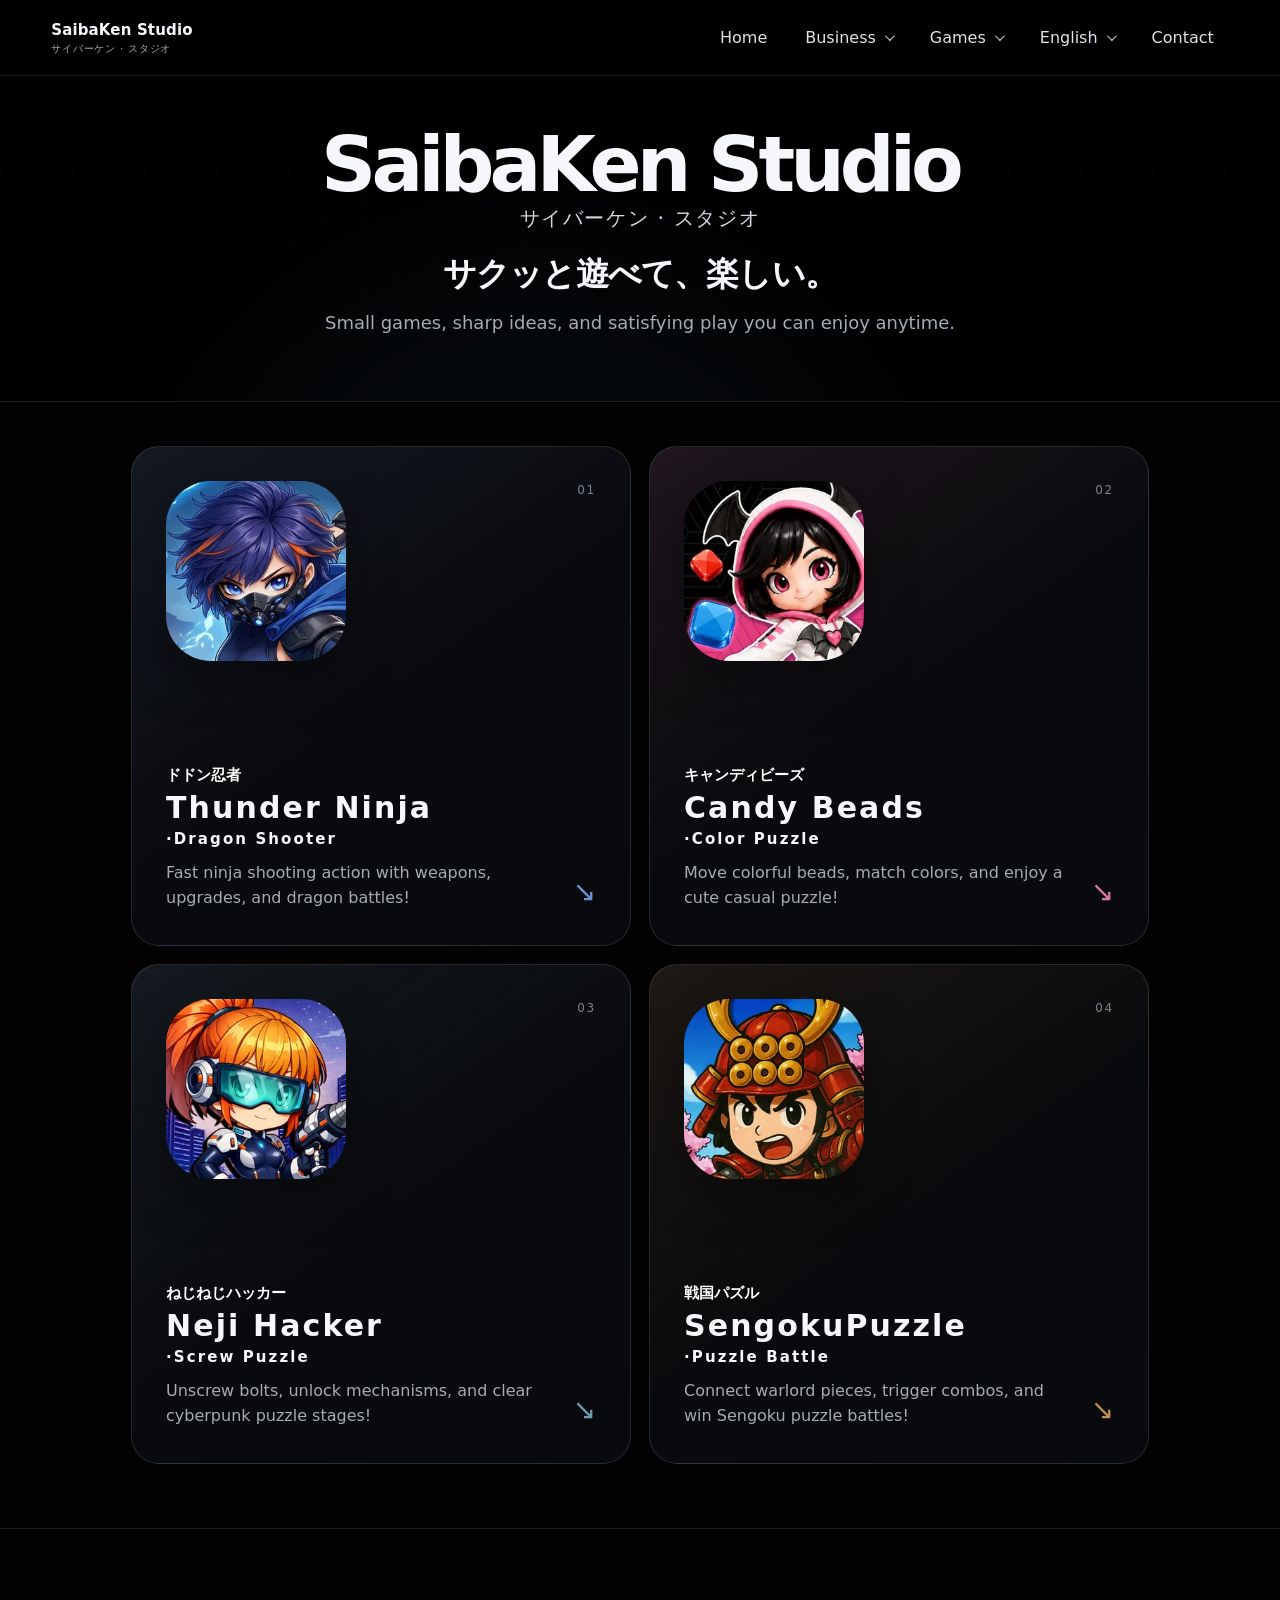
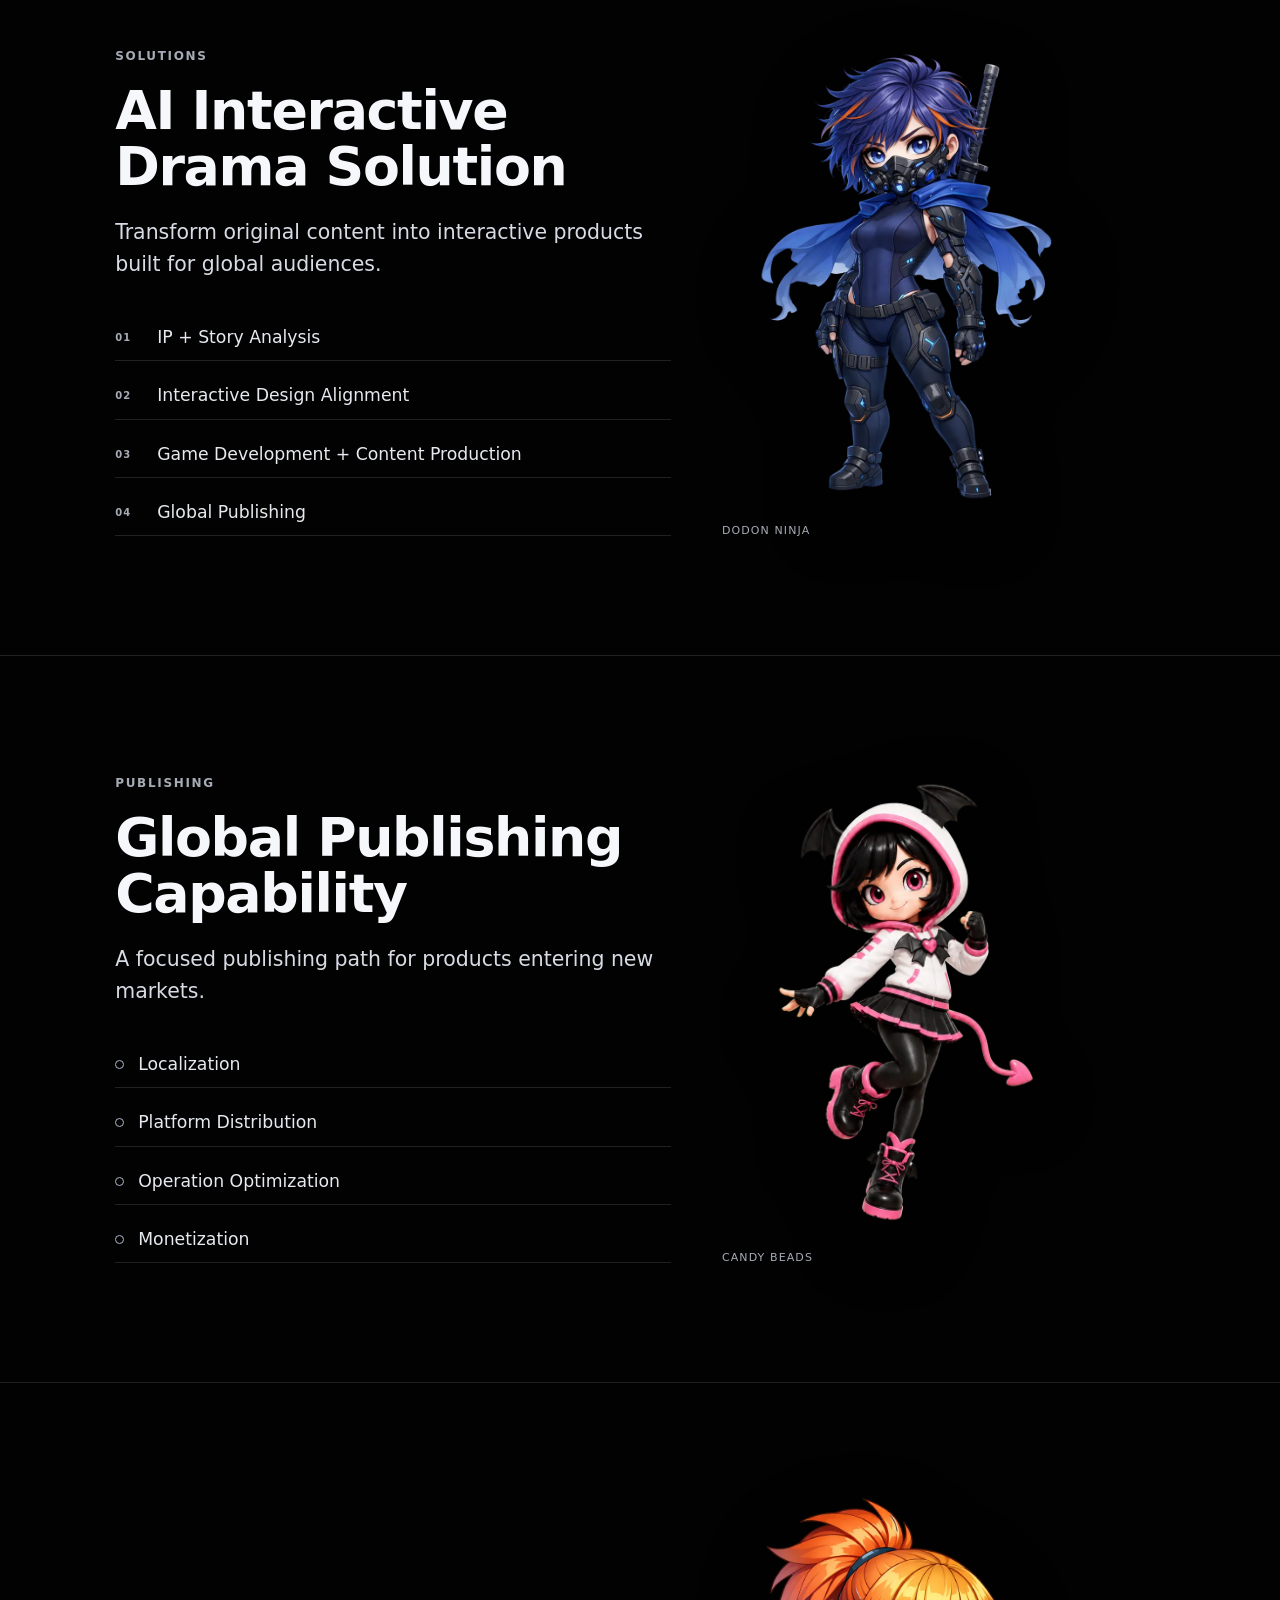
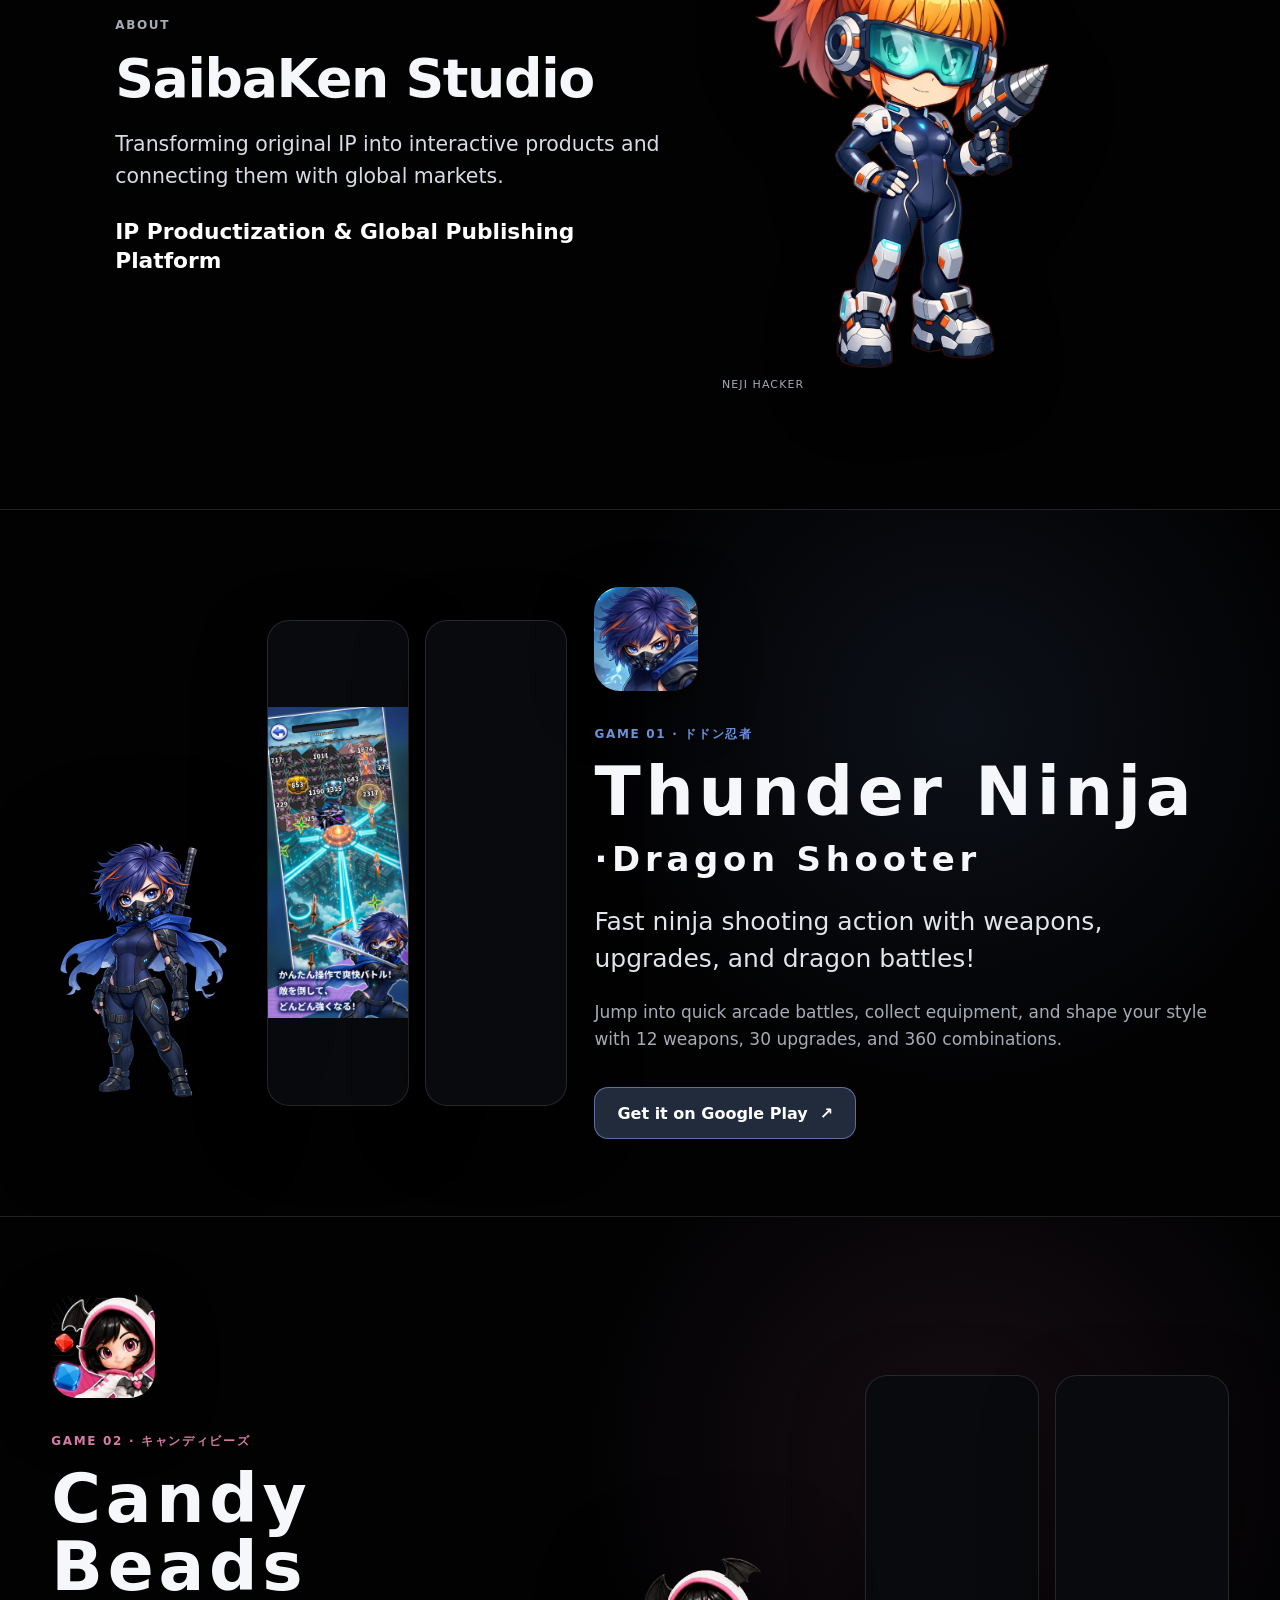
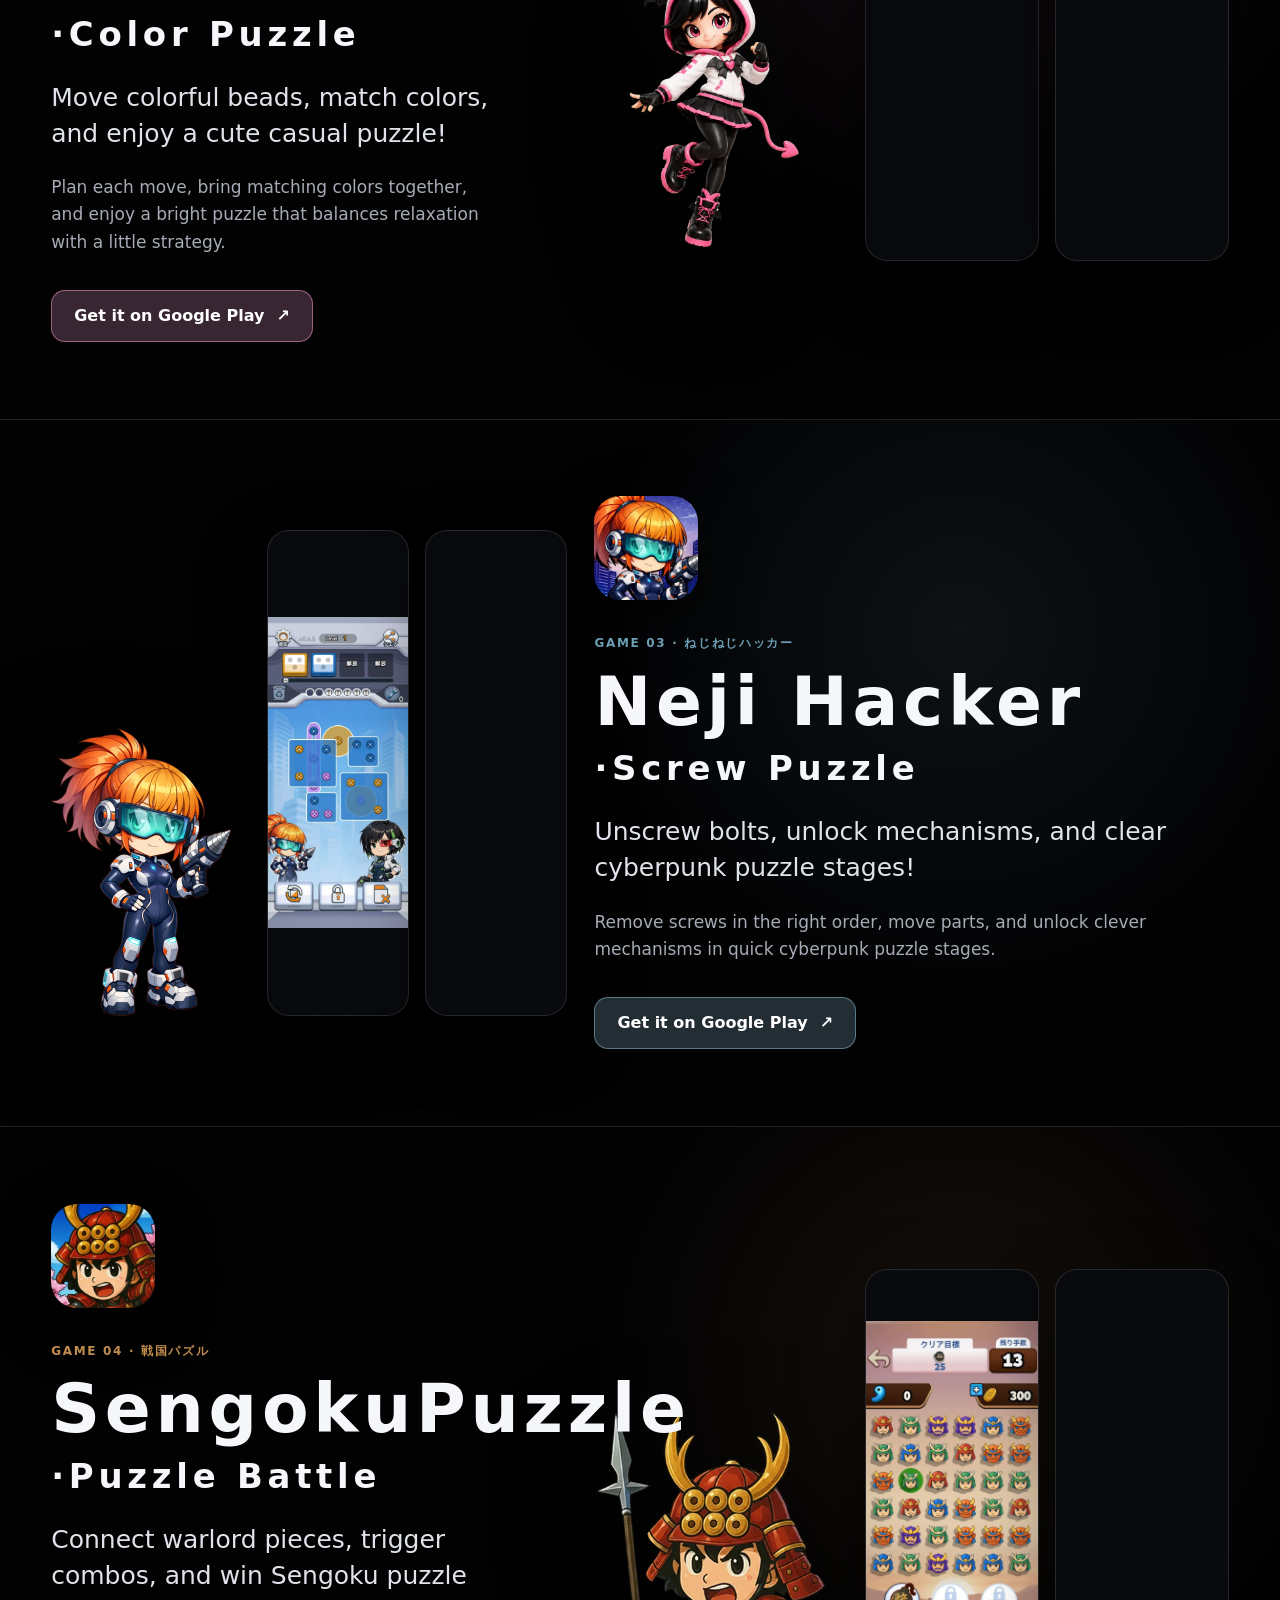
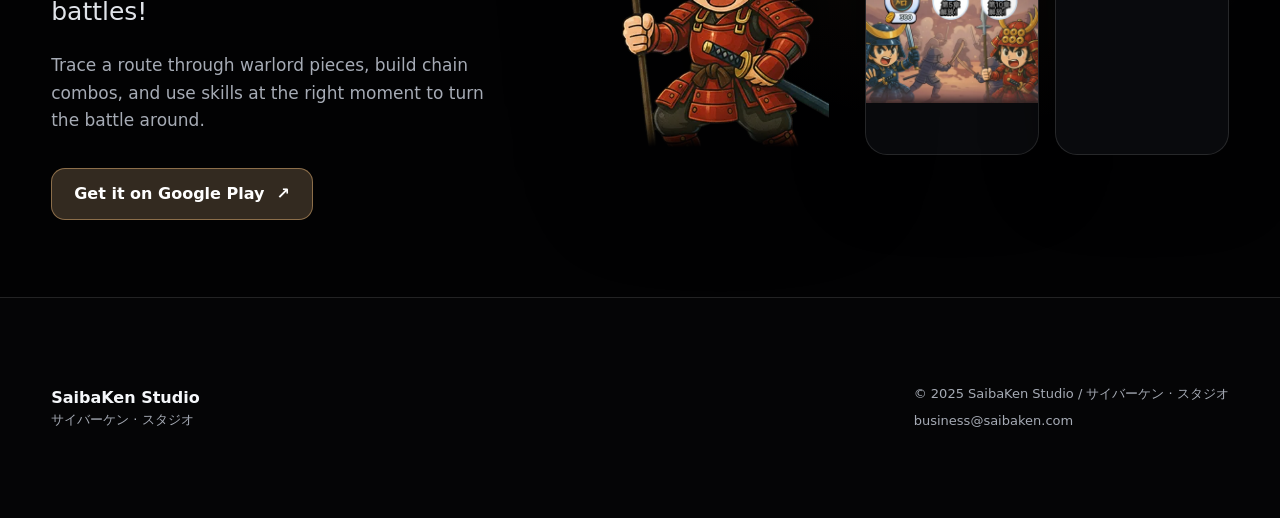
<file: index.html>
<!doctype html>
<html lang="en">
<head>
  <meta charset="utf-8">
  <meta name="viewport" content="width=device-width, initial-scale=1, viewport-fit=cover">
  <meta name="color-scheme" content="dark">
  <meta name="theme-color" content="#000000">

  <title>SaibaKen Studio | Quick, satisfying games</title>
  <meta name="description" content="SaibaKen Studio creates quick, satisfying mobile games including Dodon Ninja, Candy Beads, Neji Hacker, and Sengoku Puzzle.">
  <link rel="canonical" href="https://saibaken.pages.dev/">

  <meta property="og:title" content="SaibaKen Studio">
  <meta property="og:description" content="サクッと遊べて、楽しい。 Quick, satisfying mobile games from SaibaKen Studio.">
  <meta property="og:type" content="website">
  <meta property="og:url" content="https://saibaken.pages.dev/">
  <meta property="og:site_name" content="SaibaKen Studio">
  <meta property="og:image" content="https://saibaken.pages.dev/assets/social/og-default.jpg">
  <meta property="og:image:width" content="1200">
  <meta property="og:image:height" content="630">
  <meta property="og:image:alt" content="SaibaKen Studio game lineup">
  <meta name="twitter:card" content="summary_large_image">
  <meta name="twitter:title" content="SaibaKen Studio">
  <meta name="twitter:description" content="Quick, satisfying games from SaibaKen Studio.">
  <meta name="twitter:image" content="https://saibaken.pages.dev/assets/social/og-default.jpg">
  <meta name="twitter:image:alt" content="SaibaKen Studio game lineup">

  <link rel="icon" type="image/png" sizes="64x64" href="/assets/brand/favicon-64.png">
  <link rel="apple-touch-icon" href="/assets/brand/apple-touch-icon.png">
  <link rel="stylesheet" href="/styles.css">

  <meta http-equiv="Content-Security-Policy"
        content="default-src 'self';
                 script-src 'self' 'unsafe-inline' 'sha256-b5NetMPw9XCcCwIoI8et2QoSQhijxEo27Mx7AylQPiM=';
                 script-src-elem 'self' 'sha256-b5NetMPw9XCcCwIoI8et2QoSQhijxEo27Mx7AylQPiM=';
                 img-src 'self' data: https:;
                 style-src 'self' 'unsafe-inline';
                 connect-src 'self' https:;
                 frame-src https:;
                 child-src https:;
                 base-uri 'none';
                 form-action 'none';
                 frame-ancestors 'none'">

  <script type="application/ld+json">{"@context":"https://schema.org","@graph":[{"@type":"Organization","@id":"https://saibaken.pages.dev/#organization","name":"SaibaKen Studio","alternateName":"サイバーケン · スタジオ","url":"https://saibaken.pages.dev/","description":"SaibaKen Studio creates quick, satisfying casual games for mobile players."},{"@type":"WebSite","@id":"https://saibaken.pages.dev/#website","url":"https://saibaken.pages.dev/","name":"SaibaKen Studio","publisher":{"@id":"https://saibaken.pages.dev/#organization"},"inLanguage":"en"}]}</script>

  <script src="/main.js" defer></script>
</head>
<body>
  <a class="skip-link" href="#main-content">Skip to content</a>

  <header class="site-header">
    <div class="header-inner">
      <a class="brand" href="#home" data-scroll-target="home" aria-label="SaibaKen Studio home">
        <span>SaibaKen Studio</span>
        <small>サイバーケン · スタジオ</small>
      </a>

      <div class="mobile-header-actions">
        <div class="menu-group mobile-language-group">
          <button class="menu-button language-button" type="button" aria-expanded="false" aria-controls="mobile-language-menu">
            <span data-current-language>English</span>
            <span class="chevron" aria-hidden="true"></span>
          </button>
          <div class="dropdown language-menu" id="mobile-language-menu" aria-label="Language">
            <button type="button" data-language="ja">日本語</button>
            <button type="button" data-language="en" aria-current="true">English</button>
            <button type="button" data-language="zh-Hant">繁體中文</button>
            <button type="button" data-language="zh-Hans">简体中文</button>
          </div>
        </div>

        <button class="nav-toggle" type="button" aria-expanded="false" aria-controls="site-navigation">
          <span class="sr-only" data-i18n="nav.menu">Open menu</span>
          <span aria-hidden="true"></span>
          <span aria-hidden="true"></span>
        </button>
      </div>

      <nav class="site-nav" id="site-navigation" aria-label="Primary navigation">
        <a href="#home" data-scroll-target="home" data-i18n="nav.home">Home</a>

        <div class="menu-group">
          <button class="menu-button" type="button" aria-expanded="false" aria-controls="business-menu">
            <span data-i18n="nav.business">Business</span>
            <span class="chevron" aria-hidden="true"></span>
          </button>
          <div class="dropdown" id="business-menu">
            <a href="#solutions" data-scroll-target="solutions" data-i18n="nav.solutions">Solutions</a>
            <a href="#publishing" data-scroll-target="publishing" data-i18n="nav.publishing">Publishing</a>
            <a href="#about" data-scroll-target="about" data-i18n="nav.about">About</a>
          </div>
        </div>

        <div class="menu-group">
          <button class="menu-button" type="button" aria-expanded="false" aria-controls="games-menu">
            <span data-i18n="nav.games">Games</span>
            <span class="chevron" aria-hidden="true"></span>
          </button>
          <div class="dropdown game-menu" id="games-menu">
            <a href="#dodon-ninja" data-scroll-target="dodon-ninja" data-i18n="games.dodon.name">Thunder Ninja: Dragon Shooter</a>
            <a href="#candy-beads" data-scroll-target="candy-beads" data-i18n="games.candy.name">Candy Beads: Color Puzzle</a>
            <a href="#neji-hacker" data-scroll-target="neji-hacker" data-i18n="games.neji.name">Neji Hacker: Screw Puzzle</a>
            <a href="#sengoku-puzzle" data-scroll-target="sengoku-puzzle" data-i18n="games.sengoku.name">SengokuPuzzle: Puzzle Battle</a>
          </div>
        </div>

        <div class="menu-group language-group desktop-language-group">
          <button class="menu-button language-button" type="button" aria-expanded="false" aria-controls="language-menu">
            <span data-current-language>English</span>
            <span class="chevron" aria-hidden="true"></span>
          </button>
          <div class="dropdown language-menu" id="language-menu" aria-label="Language">
            <button type="button" data-language="ja">日本語</button>
            <button type="button" data-language="en" aria-current="true">English</button>
            <button type="button" data-language="zh-Hant">繁體中文</button>
            <button type="button" data-language="zh-Hans">简体中文</button>
          </div>
        </div>

        <a href="mailto:business@saibaken.com" data-i18n="nav.contact">Contact</a>
      </nav>
    </div>
  </header>

  <main id="main-content">
    <section class="hero" id="home">
      <div class="hero-grid" aria-hidden="true"></div>
      <div class="hero-content reveal">
        <h1>
          <span>SaibaKen Studio</span>
          <small>サイバーケン · スタジオ</small>
        </h1>
        <p class="tagline">サクッと遊べて、楽しい。</p>
        <p class="hero-copy" data-i18n="hero.copy">Small games, sharp ideas, and satisfying play you can enjoy anytime.</p>
      </div>
    </section>

    <section class="games-section">
      <h2 class="sr-only" data-i18n="nav.games">Games</h2>
      <div class="game-tabs" id="games" aria-label="Game collection">
        <a class="game-tab tab-dodon reveal" href="#dodon-ninja" data-scroll-target="dodon-ninja">
          <img src="/assets/games/dodon-ninja/icon-256.webp" width="256" height="256" alt="" decoding="async">
          <span class="tab-index">01</span>
          <div>
            <p class="tab-japanese">ドドン忍者</p>
            <h3 data-i18n="games.dodon.name">Thunder Ninja: Dragon Shooter</h3>
            <p data-i18n="games.dodon.short">Fast ninja shooting action with weapons, upgrades, and dragon battles!</p>
          </div>
          <span class="tab-arrow" aria-hidden="true">↘</span>
        </a>

        <a class="game-tab tab-candy reveal" href="#candy-beads" data-scroll-target="candy-beads">
          <img src="/assets/games/candy-beads/icon-256.webp" width="256" height="256" alt="" decoding="async">
          <span class="tab-index">02</span>
          <div>
            <p class="tab-japanese">キャンディビーズ</p>
            <h3 data-i18n="games.candy.name">Candy Beads: Color Puzzle</h3>
            <p data-i18n="games.candy.short">Move colorful beads, match colors, and enjoy a cute casual puzzle!</p>
          </div>
          <span class="tab-arrow" aria-hidden="true">↘</span>
        </a>

        <a class="game-tab tab-neji reveal" href="#neji-hacker" data-scroll-target="neji-hacker">
          <img src="/assets/games/neji-hacker/icon-256.webp" width="256" height="256" alt="" decoding="async">
          <span class="tab-index">03</span>
          <div>
            <p class="tab-japanese">ねじねじハッカー</p>
            <h3 data-i18n="games.neji.name">Neji Hacker: Screw Puzzle</h3>
            <p data-i18n="games.neji.short">Unscrew bolts, unlock mechanisms, and clear cyberpunk puzzle stages!</p>
          </div>
          <span class="tab-arrow" aria-hidden="true">↘</span>
        </a>

        <a class="game-tab tab-sengoku reveal" href="#sengoku-puzzle" data-scroll-target="sengoku-puzzle">
          <img src="/assets/games/sengoku-puzzle/icon-256.webp" width="256" height="256" alt="" decoding="async">
          <span class="tab-index">04</span>
          <div>
            <p class="tab-japanese">戦国パズル</p>
            <h3 data-i18n="games.sengoku.name">SengokuPuzzle: Puzzle Battle</h3>
            <p data-i18n="games.sengoku.short">Connect warlord pieces, trigger combos, and win Sengoku puzzle battles!</p>
          </div>
          <span class="tab-arrow" aria-hidden="true">↘</span>
        </a>
      </div>
    </section>

    <section class="business-section" id="solutions">
      <div class="business-inner section-shell reveal">
        <div class="business-copy">
          <p class="business-kicker" data-i18n="solutions.kicker">Solutions</p>
          <h2 class="business-title" data-i18n="solutions.title">AI Interactive Drama Solution</h2>
          <p class="business-description" data-i18n="solutions.description">Transform original content into interactive products built for global audiences.</p>
          <ol class="business-steps">
            <li class="business-step"><span aria-hidden="true">01</span><span data-i18n="solutions.steps.ipStory">IP + Story Analysis</span></li>
            <li class="business-step"><span aria-hidden="true">02</span><span data-i18n="solutions.steps.interactiveDesign">Interactive Design Alignment</span></li>
            <li class="business-step"><span aria-hidden="true">03</span><span data-i18n="solutions.steps.developmentProduction">Game Development + Content Production</span></li>
            <li class="business-step"><span aria-hidden="true">04</span><span data-i18n="solutions.steps.globalPublishing">Global Publishing</span></li>
          </ol>
        </div>
        <figure class="business-character">
          <img class="business-character-image" src="/assets/games/dodon-ninja/character-main-720.webp" width="720" height="1080" alt="Thunder Ninja character" data-alt-i18n="games.dodon.characterAlt" loading="lazy" decoding="async">
          <figcaption class="business-character-label" data-i18n="business.characters.dodon">Dodon Ninja</figcaption>
        </figure>
      </div>
    </section>

    <section class="business-section" id="publishing">
      <div class="business-inner section-shell reveal">
        <div class="business-copy">
          <p class="business-kicker" data-i18n="publishing.kicker">Publishing</p>
          <h2 class="business-title" data-i18n="publishing.title">Global Publishing Capability</h2>
          <p class="business-description" data-i18n="publishing.description">A focused publishing path for products entering new markets.</p>
          <ul class="business-features">
            <li class="business-feature"><span aria-hidden="true"></span><span data-i18n="publishing.capabilities.localization">Localization</span></li>
            <li class="business-feature"><span aria-hidden="true"></span><span data-i18n="publishing.capabilities.platformDistribution">Platform Distribution</span></li>
            <li class="business-feature"><span aria-hidden="true"></span><span data-i18n="publishing.capabilities.operationOptimization">Operation Optimization</span></li>
            <li class="business-feature"><span aria-hidden="true"></span><span data-i18n="publishing.capabilities.monetization">Monetization</span></li>
          </ul>
        </div>
        <figure class="business-character">
          <img class="business-character-image" src="/assets/games/candy-beads/character-main-720.webp" width="720" height="960" alt="Candy Beads character" data-alt-i18n="games.candy.characterAlt" loading="lazy" decoding="async">
          <figcaption class="business-character-label" data-i18n="business.characters.candy">Candy Beads</figcaption>
        </figure>
      </div>
    </section>

    <section class="business-section business-about" id="about">
      <div class="business-inner section-shell reveal">
        <div class="business-copy">
          <p class="business-kicker" data-i18n="about.kicker">About</p>
          <h2 class="business-title" data-i18n="about.title">SaibaKen Studio</h2>
          <p class="business-description" data-i18n="about.description">Transforming original IP into interactive products and connecting them with global markets.</p>
          <p class="business-positioning" data-i18n="about.positioning">IP Productization &amp; Global Publishing Platform</p>
        </div>
        <figure class="business-character">
          <img class="business-character-image" src="/assets/games/neji-hacker/character-main-720.webp" width="720" height="1151" alt="Neji Hacker character" data-alt-i18n="games.neji.characterAlt" loading="lazy" decoding="async">
          <figcaption class="business-character-label" data-i18n="business.characters.neji">Neji Hacker</figcaption>
        </figure>
      </div>
    </section>

    <section class="game-section game-dodon" id="dodon-ninja">
      <div class="game-section-inner section-shell">
        <div class="game-copy reveal">
          <a class="game-icon-link" href="https://play.google.com/store/apps/details?id=com.dodonnin.saku"
             target="_blank" rel="noopener noreferrer" aria-label="Download Thunder Ninja on Google Play"
             data-aria-i18n="games.dodon.downloadLabel">
            <img src="/assets/games/dodon-ninja/icon-256.webp" width="256" height="256"
                 alt="Thunder Ninja app icon" data-alt-i18n="games.dodon.iconAlt" decoding="async">
          </a>
          <p class="game-number">Game 01 · ドドン忍者</p>
          <h2 data-i18n="games.dodon.name">Thunder Ninja: Dragon Shooter</h2>
          <p class="game-lead" data-i18n="games.dodon.short">Fast ninja shooting action with weapons, upgrades, and dragon battles!</p>
          <p data-i18n="games.dodon.description">Jump into quick arcade battles, collect equipment, and shape your style with 12 weapons, 30 upgrades, and 360 combinations.</p>
          <a class="download-button" href="https://play.google.com/store/apps/details?id=com.dodonnin.saku"
             target="_blank" rel="noopener noreferrer" aria-label="Download Thunder Ninja on Google Play"
             data-aria-i18n="games.dodon.downloadLabel">
            <span data-i18n="actions.googlePlay">Get it on Google Play</span><span aria-hidden="true">↗</span>
          </a>
        </div>
        <div class="game-visual reveal">
          <img class="character" src="/assets/games/dodon-ninja/character-main-720.webp" width="720" height="1080"
               alt="Thunder Ninja character" data-alt-i18n="games.dodon.characterAlt" loading="lazy" decoding="async">
          <div class="screenshots">
            <img src="/assets/games/dodon-ninja/screenshot-01-720.webp" width="720" height="1600"
                 alt="Thunder Ninja shooting battle" data-alt-i18n="games.dodon.screenAlt1" loading="lazy" decoding="async">
            <img src="/assets/games/dodon-ninja/screenshot-02-720.webp" width="720" height="1600"
                 alt="Thunder Ninja weapon upgrades" data-alt-i18n="games.dodon.screenAlt2" loading="lazy" decoding="async">
          </div>
        </div>
      </div>
    </section>

    <section class="game-section game-candy" id="candy-beads">
      <div class="game-section-inner section-shell">
        <div class="game-copy reveal">
          <a class="game-icon-link" href="https://play.google.com/store/apps/details?id=com.candy.saku"
             target="_blank" rel="noopener noreferrer" aria-label="Download Candy Beads on Google Play">
            <img src="/assets/games/candy-beads/icon-256.webp" width="256" height="256"
                 alt="Candy Beads app icon" data-alt-i18n="games.candy.iconAlt" decoding="async">
          </a>
          <p class="game-number">Game 02 · キャンディビーズ</p>
          <h2 data-i18n="games.candy.name">Candy Beads: Color Puzzle</h2>
          <p class="game-lead" data-i18n="games.candy.short">Move colorful beads, match colors, and enjoy a cute casual puzzle!</p>
          <p data-i18n="games.candy.description">Plan each move, bring matching colors together, and enjoy a bright puzzle that balances relaxation with a little strategy.</p>
          <a class="download-button" href="https://play.google.com/store/apps/details?id=com.candy.saku"
             target="_blank" rel="noopener noreferrer" aria-label="Download Candy Beads on Google Play">
            <span data-i18n="actions.googlePlay">Get it on Google Play</span><span aria-hidden="true">↗</span>
          </a>
        </div>
        <div class="game-visual reveal">
          <img class="character" src="/assets/games/candy-beads/character-main-720.webp" width="720" height="960"
               alt="Candy Beads character" data-alt-i18n="games.candy.characterAlt" loading="lazy" decoding="async">
          <div class="screenshots">
            <img src="/assets/games/candy-beads/screenshot-01-720.webp" width="720" height="1600"
                 alt="Candy Beads color puzzle" data-alt-i18n="games.candy.screenAlt1" loading="lazy" decoding="async">
            <img src="/assets/games/candy-beads/screenshot-02-720.webp" width="720" height="1600"
                 alt="Candy Beads puzzle stage" data-alt-i18n="games.candy.screenAlt2" loading="lazy" decoding="async">
          </div>
        </div>
      </div>
    </section>

    <section class="game-section game-neji" id="neji-hacker">
      <div class="game-section-inner section-shell">
        <div class="game-copy reveal">
          <a class="game-icon-link" href="https://play.google.com/store/apps/details?id=com.nejihacker.com"
             target="_blank" rel="noopener noreferrer" aria-label="Download Neji Hacker on Google Play"
             data-aria-i18n="games.neji.downloadLabel">
            <img src="/assets/games/neji-hacker/icon-256.webp" width="256" height="256"
                 alt="Neji Hacker app icon" data-alt-i18n="games.neji.iconAlt" decoding="async">
          </a>
          <p class="game-number">Game 03 · ねじねじハッカー</p>
          <h2 data-i18n="games.neji.name">Neji Hacker: Screw Puzzle</h2>
          <p class="game-lead" data-i18n="games.neji.short">Unscrew bolts, unlock mechanisms, and clear cyberpunk puzzle stages!</p>
          <p data-i18n="games.neji.description">Remove screws in the right order, move parts, and unlock clever mechanisms in quick cyberpunk puzzle stages.</p>
          <a class="download-button" href="https://play.google.com/store/apps/details?id=com.nejihacker.com"
             target="_blank" rel="noopener noreferrer" aria-label="Download Neji Hacker on Google Play"
             data-aria-i18n="games.neji.downloadLabel">
            <span data-i18n="actions.googlePlay">Get it on Google Play</span><span aria-hidden="true">↗</span>
          </a>
        </div>
        <div class="game-visual reveal">
          <img class="character" src="/assets/games/neji-hacker/character-main-720.webp" width="720" height="1151"
               alt="Neji Hacker character" data-alt-i18n="games.neji.characterAlt" loading="lazy" decoding="async">
          <div class="screenshots">
            <img src="/assets/games/neji-hacker/screenshot-01-720.webp" width="720" height="1600"
                 alt="Neji Hacker screw puzzle" data-alt-i18n="games.neji.screenAlt1" loading="lazy" decoding="async">
            <img src="/assets/games/neji-hacker/screenshot-02-720.webp" width="720" height="1600"
                 alt="Neji Hacker cleared stage" data-alt-i18n="games.neji.screenAlt2" loading="lazy" decoding="async">
          </div>
        </div>
      </div>
    </section>

    <section class="game-section game-sengoku" id="sengoku-puzzle">
      <div class="game-section-inner section-shell">
        <div class="game-copy reveal">
          <a class="game-icon-link" href="https://play.google.com/store/apps/details?id=com.Sengoku.Pazuru"
             target="_blank" rel="noopener noreferrer" aria-label="Download Sengoku Puzzle on Google Play"
             data-aria-i18n="games.sengoku.downloadLabel">
            <img src="/assets/games/sengoku-puzzle/icon-256.webp" width="256" height="256"
                 alt="Sengoku Puzzle app icon" data-alt-i18n="games.sengoku.iconAlt" decoding="async">
          </a>
          <p class="game-number">Game 04 · 戦国パズル</p>
          <h2 data-i18n="games.sengoku.name">SengokuPuzzle: Puzzle Battle</h2>
          <p class="game-lead" data-i18n="games.sengoku.short">Connect warlord pieces, trigger combos, and win Sengoku puzzle battles!</p>
          <p data-i18n="games.sengoku.description">Trace a route through warlord pieces, build chain combos, and use skills at the right moment to turn the battle around.</p>
          <a class="download-button" href="https://play.google.com/store/apps/details?id=com.Sengoku.Pazuru"
             target="_blank" rel="noopener noreferrer" aria-label="Download Sengoku Puzzle on Google Play"
             data-aria-i18n="games.sengoku.downloadLabel">
            <span data-i18n="actions.googlePlay">Get it on Google Play</span><span aria-hidden="true">↗</span>
          </a>
        </div>
        <div class="game-visual reveal">
          <img class="character character-small" src="/assets/games/sengoku-puzzle/character-main-354.webp" width="354" height="526"
               alt="Sengoku Puzzle warrior" data-alt-i18n="games.sengoku.characterAlt" loading="lazy" decoding="async">
          <div class="screenshots">
            <img src="/assets/games/sengoku-puzzle/screenshot-01-720.webp" width="720" height="1600"
                 alt="Sengoku Puzzle battle board" data-alt-i18n="games.sengoku.screenAlt1" loading="lazy" decoding="async">
            <img src="/assets/games/sengoku-puzzle/screenshot-02-720.webp" width="720" height="1600"
                 alt="Sengoku Puzzle stage map" data-alt-i18n="games.sengoku.screenAlt2" loading="lazy" decoding="async">
          </div>
        </div>
      </div>
    </section>
  </main>

  <footer class="site-footer">
    <div class="section-shell">
      <div>
        <strong>SaibaKen Studio</strong>
        <span>サイバーケン · スタジオ</span>
      </div>
      <p>
        <span>© 2025 SaibaKen Studio / サイバーケン · スタジオ</span>
        <a class="footer-contact" href="mailto:business@saibaken.com">business@saibaken.com</a>
      </p>
    </div>
  </footer>
</body>
</html>
</file>
<file: styles.css>
:root {
  --bg: #000;
  --surface: #090a0d;
  --surface-strong: #101216;
  --text: #f5f7fa;
  --muted: #a6abb5;
  --line: rgba(255, 255, 255, 0.12);
  --line-strong: rgba(255, 255, 255, 0.22);
  --header-height: 76px;
  --page-gutter: clamp(20px, 4vw, 64px);
  --content-width: 1440px;
}

* {
  box-sizing: border-box;
}

html {
  background: var(--bg);
  color-scheme: dark;
  scroll-behavior: smooth;
}

body {
  margin: 0;
  min-width: 320px;
  overflow-x: hidden;
  background: var(--bg);
  color: var(--text);
  font-family: system-ui, -apple-system, BlinkMacSystemFont, "Segoe UI", "Noto Sans JP",
    "Noto Sans SC", "Noto Sans TC", Roboto, Helvetica, Arial, sans-serif;
  line-height: 1.6;
  text-rendering: optimizeLegibility;
}

button,
a {
  font: inherit;
}

a {
  color: inherit;
}

button {
  color: inherit;
}

img {
  display: block;
  max-width: 100%;
}

:focus-visible {
  outline: 2px solid #fff;
  outline-offset: 4px;
}

.sr-only {
  position: absolute;
  width: 1px;
  height: 1px;
  padding: 0;
  margin: -1px;
  overflow: hidden;
  clip: rect(0, 0, 0, 0);
  white-space: nowrap;
  border: 0;
}

.skip-link {
  position: fixed;
  z-index: 100;
  top: 12px;
  left: 12px;
  padding: 10px 16px;
  border-radius: 10px;
  background: #fff;
  color: #000;
  transform: translateY(-160%);
}

.skip-link:focus {
  transform: translateY(0);
}

.section-shell {
  width: min(100%, var(--content-width));
  margin-inline: auto;
  padding-inline: var(--page-gutter);
}

.site-header {
  position: sticky;
  z-index: 50;
  top: 0;
  height: var(--header-height);
  border-bottom: 1px solid var(--line);
  background: rgba(0, 0, 0, 0.82);
  backdrop-filter: blur(18px);
  -webkit-backdrop-filter: blur(18px);
}

.header-inner {
  position: relative;
  width: min(100%, var(--content-width));
  height: 100%;
  margin-inline: auto;
  padding-inline: var(--page-gutter);
  display: flex;
  align-items: center;
  justify-content: space-between;
  gap: 32px;
}

.brand {
  display: inline-flex;
  flex-direction: column;
  flex-shrink: 0;
  color: var(--text);
  text-decoration: none;
  line-height: 1.2;
}

.brand span {
  font-size: 15px;
  font-weight: 700;
  letter-spacing: 0.01em;
}

.brand small {
  margin-top: 4px;
  color: var(--muted);
  font-size: 10px;
  letter-spacing: 0.08em;
}

.site-nav {
  display: flex;
  align-items: center;
  gap: 8px;
}

.site-nav > a,
.menu-button {
  min-height: 44px;
  padding: 0 15px;
  display: inline-flex;
  align-items: center;
  gap: 9px;
  border: 0;
  border-radius: 12px;
  background: transparent;
  color: #dfe2e8;
  text-decoration: none;
  cursor: pointer;
}

.site-nav > a:hover,
.menu-button:hover,
.menu-button[aria-expanded="true"] {
  background: rgba(255, 255, 255, 0.07);
  color: #fff;
}

.menu-group {
  position: relative;
}

.chevron {
  width: 7px;
  height: 7px;
  border-right: 1px solid currentColor;
  border-bottom: 1px solid currentColor;
  transform: rotate(45deg) translateY(-2px);
  transition: transform 180ms ease;
}

.menu-button[aria-expanded="true"] .chevron {
  transform: rotate(225deg) translate(-1px, -1px);
}

.dropdown {
  position: absolute;
  top: 100%;
  right: 0;
  width: max-content;
  min-width: 220px;
  padding: 8px;
  display: none;
  border: 1px solid var(--line);
  border-radius: 16px;
  background: rgba(12, 13, 17, 0.98);
  box-shadow: 0 20px 60px rgba(0, 0, 0, 0.45);
}

.menu-group.is-open .dropdown {
  display: grid;
}

.dropdown a,
.dropdown button {
  width: 100%;
  min-height: 44px;
  padding: 10px 13px;
  border: 0;
  border-radius: 10px;
  background: transparent;
  color: #d8dbe2;
  text-align: left;
  text-decoration: none;
  cursor: pointer;
}

.dropdown a:hover,
.dropdown button:hover,
.dropdown button[aria-current="true"] {
  background: rgba(255, 255, 255, 0.08);
  color: #fff;
}

.dropdown button[aria-current="true"]::after {
  content: "✓";
  float: right;
}

.nav-toggle {
  display: none;
  width: 44px;
  height: 44px;
  padding: 12px;
  border: 1px solid var(--line);
  border-radius: 12px;
  background: transparent;
  cursor: pointer;
}

.mobile-header-actions {
  display: none;
  align-items: center;
  gap: 6px;
}

.mobile-language-group .language-button {
  max-width: 124px;
  padding-inline: 12px;
  color: #dfe2e8;
}

.mobile-language-group .dropdown {
  right: 0;
}

.nav-toggle span[aria-hidden="true"] {
  width: 100%;
  height: 1px;
  display: block;
  background: #fff;
}

.nav-toggle span[aria-hidden="true"] + span {
  margin-top: 7px;
}

.hero,
.game-tabs,
.game-section,
.business-section,
.games-section {
  scroll-margin-top: calc(var(--header-height) + 20px);
}

.hero {
  position: relative;
  padding: clamp(36px, 4.2vw, 60px) var(--page-gutter) clamp(44px, 5vw, 72px);
  overflow: hidden;
  isolation: isolate;
}

.hero::before {
  content: "";
  position: absolute;
  z-index: -1;
  width: min(76vw, 980px);
  aspect-ratio: 1;
  border-radius: 50%;
  background: radial-gradient(circle, rgba(53, 89, 132, 0.18), transparent 68%);
  filter: blur(8px);
}

.hero-grid {
  position: absolute;
  z-index: -2;
  inset: 0;
  opacity: 0.16;
  background-image:
    linear-gradient(var(--line) 1px, transparent 1px),
    linear-gradient(90deg, var(--line) 1px, transparent 1px);
  background-size: 72px 72px;
  mask-image: linear-gradient(to bottom, transparent, #000 30%, transparent 88%);
}

.hero-content {
  width: min(100%, 1060px);
  margin-inline: auto;
  text-align: center;
}

.eyebrow {
  margin: 0 0 18px;
  color: #8e96a5;
  font-size: 12px;
  font-weight: 700;
  letter-spacing: 0.18em;
  text-transform: uppercase;
}

.hero h1 {
  margin: 0;
  display: flex;
  flex-direction: column;
  font-size: clamp(46px, 6vw, 84px);
  font-weight: 680;
  letter-spacing: -0.065em;
  line-height: 0.9;
}

.hero h1 small {
  margin-top: 10px;
  color: #d7d9df;
  font-size: clamp(15px, 1.6vw, 22px);
  font-weight: 500;
  letter-spacing: 0.08em;
}

.tagline {
  margin: 20px 0 0;
  font-size: clamp(21px, 2.6vw, 34px);
  font-weight: 600;
  letter-spacing: -0.025em;
}

.hero-copy {
  max-width: 650px;
  margin: 8px auto 0;
  color: var(--muted);
  font-size: clamp(15px, 1.5vw, 18px);
}

.game-tabs {
  width: min(100%, 1018px);
  margin: clamp(28px, 3.4vw, 48px) auto 0;
  display: grid;
  grid-template-columns: repeat(2, minmax(0, 500px));
  justify-content: center;
  gap: 18px;
}

.game-tab {
  position: relative;
  width: 100%;
  max-width: 500px;
  height: auto;
  aspect-ratio: 1;
  padding: 34px;
  display: flex;
  flex-direction: column;
  justify-content: space-between;
  overflow: hidden;
  border: 1px solid var(--line);
  border-radius: 28px;
  background: var(--surface);
  background:
    linear-gradient(145deg, color-mix(in srgb, var(--accent) 11%, transparent), transparent 52%),
    var(--surface);
  color: var(--text);
  text-decoration: none;
  transition: border-color 180ms ease, transform 180ms ease, background-color 180ms ease;
}

.game-tab:hover {
  border-color: color-mix(in srgb, var(--accent) 55%, white 5%);
  transform: translateY(-4px);
}

.game-tab img {
  width: 180px;
  height: 180px;
  border-radius: 25%;
  box-shadow: 0 18px 50px rgba(0, 0, 0, 0.36);
}

.game-tab h3 {
  max-width: 380px;
  margin: 5px 0 12px;
  font-size: 30px;
  letter-spacing: 0.07em;
  line-height: 1.08;
}

.game-name-suffix {
  display: block;
  margin-top: 0.5em;
  font-size: 0.5em;
  font-weight: inherit;
}

.game-tab p {
  max-width: 390px;
  margin: 0;
  color: var(--muted);
}

.game-tab .tab-japanese {
  color: #fff;
  font-size: 15px;
  font-weight: 700;
}

.tab-index {
  position: absolute;
  top: 34px;
  right: 34px;
  color: #7b818d;
  font-size: 12px;
  letter-spacing: 0.15em;
}

.tab-arrow {
  position: absolute;
  right: 34px;
  bottom: 30px;
  color: var(--accent);
  font-size: 28px;
}

.business-section,
.games-section {
  border-top: 1px solid var(--line);
  background: #020203;
}

.business-inner {
  min-height: min(52vw, 680px);
  padding-top: clamp(84px, 9vw, 132px);
  padding-bottom: clamp(84px, 9vw, 132px);
  display: grid;
  grid-template-columns: minmax(0, 1.1fr) minmax(280px, 0.9fr);
  align-items: center;
  gap: clamp(28px, 4vw, 72px);
  text-align: left;
}

.business-copy {
  min-width: 0;
  margin-left: clamp(0px, 5vw, 96px);
}

.business-kicker {
  margin: 0 0 16px;
  color: var(--muted);
  font-size: 12px;
  font-weight: 700;
  letter-spacing: 0.14em;
  text-transform: uppercase;
}

.business-title {
  max-width: 660px;
  margin: 0;
  font-size: clamp(38px, 4.2vw, 64px);
  letter-spacing: -0.025em;
  line-height: 1.05;
  overflow-wrap: anywhere;
}

.business-description {
  max-width: 590px;
  margin: 22px 0 0;
  color: #d7dbe3;
  font-size: clamp(17px, 1.6vw, 21px);
  line-height: 1.55;
  overflow-wrap: anywhere;
}

.business-positioning {
  max-width: 540px;
  margin: 24px 0 0;
  color: #fff;
  font-size: clamp(17px, 1.7vw, 22px);
  font-weight: 650;
  line-height: 1.35;
}

.business-steps,
.business-features {
  max-width: 600px;
  margin: 34px 0 0;
  padding: 0;
  display: grid;
  gap: 12px;
  list-style: none;
}

.business-step,
.business-feature {
  min-width: 0;
  padding: 11px 0;
  display: flex;
  align-items: center;
  gap: 14px;
  border-bottom: 1px solid var(--line);
  color: #e6e9ee;
  font-size: clamp(15px, 1.35vw, 18px);
  line-height: 1.35;
}

.business-step > span:first-child {
  width: 28px;
  flex: 0 0 28px;
  color: var(--muted);
  font-size: 10px;
  font-weight: 700;
  letter-spacing: 0.12em;
}

.business-feature > span:first-child {
  width: 9px;
  height: 9px;
  flex: 0 0 9px;
  border: 1px solid #aeb7c5;
  border-radius: 50%;
}

.business-character {
  width: min(100%, 360px);
  min-height: 400px;
  margin: 0;
  display: flex;
  flex-direction: column;
  align-items: stretch;
  justify-content: end;
  justify-self: start;
}

.business-character-image {
  width: 100%;
  max-height: 470px;
  align-self: center;
  object-fit: contain;
  object-position: center bottom;
  filter: drop-shadow(0 22px 36px rgba(0, 0, 0, 0.4));
}

.business-character-label {
  margin-top: 8px;
  color: var(--muted);
  font-size: 11px;
  letter-spacing: 0.1em;
  text-align: left;
  text-transform: uppercase;
}

.games-section {
  padding: clamp(28px, 3.4vw, 48px) var(--page-gutter) clamp(44px, 5vw, 72px);
}

.games-section .game-tabs {
  margin: 0 auto;
}

.tab-dodon,
.game-dodon {
  --accent: #6c91d9;
}

.tab-candy,
.game-candy {
  --accent: #d67aa8;
}

.tab-neji,
.game-neji {
  --accent: #6c9db2;
}

.tab-sengoku,
.game-sengoku {
  --accent: #c18d4e;
}

.game-section {
  --game-media-height: clamp(360px, 38vw, 560px);
  position: relative;
  border-top: 1px solid var(--line);
  background: #020203;
  background:
    radial-gradient(circle at 75% 30%, color-mix(in srgb, var(--accent) 10%, transparent), transparent 34%),
    #020203;
}

.game-section-inner {
  min-height: 1000px;
  padding-top: clamp(100px, 12vw, 170px);
  padding-bottom: clamp(100px, 12vw, 170px);
  display: grid;
  grid-template-columns: minmax(300px, 0.82fr) minmax(520px, 1.18fr);
  align-items: center;
  gap: clamp(50px, 8vw, 130px);
}

@media (min-width: 1051px) {
  .game-section-inner {
    min-height: auto;
    padding-top: clamp(64px, 6vw, 96px);
    padding-bottom: clamp(64px, 6vw, 96px);
  }
}

.game-section:nth-of-type(even) .game-copy {
  order: 2;
}

.game-section:nth-of-type(even) .game-visual {
  order: 1;
}

.game-copy {
  position: relative;
  z-index: 2;
  align-self: center;
}

.game-icon-link,
.game-icon-static {
  width: 104px;
  height: 104px;
  margin-bottom: 34px;
  display: block;
  border-radius: 25%;
}

.game-icon-link {
  transition: transform 180ms ease;
}

.game-icon-link:hover {
  transform: translateY(-3px);
}

.game-icon-link img,
.game-icon-static img {
  width: 100%;
  height: 100%;
  border-radius: inherit;
  box-shadow: 0 18px 60px rgba(0, 0, 0, 0.42);
}

.game-number {
  margin: 0 0 14px;
  color: var(--accent);
  font-size: 12px;
  font-weight: 700;
  letter-spacing: 0.14em;
  text-transform: uppercase;
}

.game-copy h2 {
  max-width: 660px;
  margin: 0;
  font-size: clamp(42px, 5.3vw, 76px);
  letter-spacing: 0.07em;
  line-height: 1;
}

.game-lead {
  max-width: 620px;
  margin: 28px 0 0;
  color: #e0e3e9;
  font-size: clamp(20px, 2vw, 25px);
  line-height: 1.45;
}

.game-copy > p:not(.game-number):not(.game-lead) {
  max-width: 620px;
  margin: 22px 0 0;
  color: var(--muted);
  font-size: 17px;
}

.download-button {
  width: fit-content;
  min-height: 52px;
  margin-top: 34px;
  padding: 0 22px;
  display: inline-flex;
  align-items: center;
  justify-content: center;
  gap: 12px;
  border: 1px solid var(--line-strong);
  border: 1px solid color-mix(in srgb, var(--accent) 52%, white 8%);
  border-radius: 14px;
  background: #171b24;
  background: color-mix(in srgb, var(--accent) 20%, #101114);
  color: #fff;
  font-weight: 700;
  text-decoration: none;
  transition: background-color 180ms ease, transform 180ms ease;
}

.download-button:not(:disabled):hover {
  background: color-mix(in srgb, var(--accent) 30%, #111218);
  transform: translateY(-2px);
}

.download-button.coming-soon {
  border-color: var(--line);
  background: #17181b;
  color: #848994;
  cursor: not-allowed;
}

.game-visual {
  position: relative;
  min-width: 0;
  height: var(--game-media-height);
  display: grid;
  grid-template-columns: minmax(180px, 0.9fr) minmax(300px, 1.4fr);
  align-items: stretch;
  gap: clamp(18px, 3vw, 36px);
}

.character {
  position: relative;
  z-index: 2;
  width: 100%;
  height: 100%;
  max-height: none;
  object-fit: contain;
  object-position: center bottom;
  filter: drop-shadow(0 30px 55px rgba(0, 0, 0, 0.5));
}

.character-small {
  width: min(100%, 354px);
  justify-self: center;
}

.screenshots {
  min-width: 0;
  height: 100%;
  display: grid;
  grid-template-columns: 1fr 1fr;
  align-items: stretch;
  gap: 16px;
}

.screenshots img {
  width: 100%;
  height: 100%;
  min-width: 0;
  object-fit: contain;
  border: 1px solid var(--line);
  border-radius: 22px;
  background: var(--surface);
  box-shadow: 0 25px 70px rgba(0, 0, 0, 0.42);
}

.image-error {
  opacity: 0.3;
}

.site-footer {
  border-top: 1px solid var(--line);
  background: #050506;
}

.site-footer .section-shell {
  min-height: 220px;
  padding-top: 56px;
  padding-bottom: 56px;
  display: flex;
  align-items: center;
  justify-content: space-between;
  gap: 32px;
}

.site-footer strong,
.site-footer span {
  display: block;
}

.site-footer span,
.site-footer p {
  color: var(--muted);
  font-size: 13px;
}

.site-footer p {
  margin: 0;
}

.footer-contact {
  margin-top: 6px;
  display: block;
  color: inherit;
  overflow-wrap: anywhere;
  text-decoration: none;
}

.footer-contact:hover {
  color: #fff;
}

.js .reveal {
  opacity: 0;
  transform: translateY(18px);
  transition: opacity 560ms ease, transform 560ms ease;
}

.js .reveal.is-visible {
  opacity: 1;
  transform: translateY(0);
}

@media (hover: hover) and (min-width: 801px) {
  .menu-group:hover .dropdown {
    display: grid;
  }
}

@media (max-width: 1050px) {
  .game-section {
    --game-media-height: clamp(360px, 52vw, 520px);
  }

  .game-section-inner {
    min-height: auto;
    grid-template-columns: 1fr;
  }

  .game-section:nth-of-type(even) .game-copy,
  .game-section:nth-of-type(even) .game-visual {
    order: initial;
  }

  .game-copy {
    max-width: 720px;
  }

  .game-visual {
    width: 100%;
    max-width: 820px;
  }

  .business-inner {
    min-height: auto;
    grid-template-columns: minmax(0, 1fr) minmax(240px, 0.8fr);
  }

  .business-copy {
    margin-left: clamp(0px, 3vw, 36px);
  }

  .business-character {
    grid-column: 1 / -1;
    min-height: 280px;
  }
}

@media (max-width: 800px) {
  :root {
    --header-height: 66px;
  }

  .brand small {
    display: none;
  }

  .nav-toggle {
    display: block;
  }

  .mobile-header-actions {
    margin-left: auto;
    display: flex;
  }

  .desktop-language-group {
    display: none;
  }

  .site-nav {
    padding: 12px;
    display: grid;
    gap: 4px;
    position: absolute;
    top: calc(100% + 8px);
    left: var(--page-gutter);
    right: var(--page-gutter);
    border: 1px solid var(--line);
    border-radius: 18px;
    background: rgba(10, 11, 14, 0.98);
    box-shadow: 0 24px 60px rgba(0, 0, 0, 0.5);
  }

  .js .site-nav {
    display: none;
  }

  .js .site-nav.is-open {
    display: grid;
  }

  .site-nav > a,
  .menu-button {
    width: 100%;
    justify-content: space-between;
  }

  .dropdown {
    position: static;
    width: 100%;
    margin-top: 2px;
    border: 0;
    border-left: 1px solid var(--line);
    border-radius: 0;
    background: transparent;
    box-shadow: none;
  }

  .mobile-language-group .dropdown {
    position: absolute;
    top: 100%;
    right: 0;
    width: max-content;
    max-width: calc(100vw - (var(--page-gutter) * 2));
    max-height: calc(100dvh - var(--header-height) - 12px);
    overflow-y: auto;
    border: 1px solid var(--line);
    border-radius: 16px;
    background: rgba(0, 0, 0, 0.9);
  }

  .game-tab img {
    width: min(256px, 100%);
    height: auto;
    aspect-ratio: 1;
  }

  .game-tab h3 {
    font-size: clamp(23px, 7vw, 30px);
  }

  .game-visual {
    grid-template-columns: minmax(160px, 0.8fr) minmax(0, 1.2fr);
  }

  .character {
    width: 100%;
    height: 100%;
    justify-self: center;
  }

  .screenshots {
    width: 100%;
    max-width: 620px;
    margin-inline: auto;
  }

  .site-footer .section-shell {
    align-items: flex-start;
    flex-direction: column;
  }

  .business-inner {
    padding-top: 84px;
    padding-bottom: 84px;
    grid-template-columns: 1fr;
    gap: 36px;
  }

  .business-character {
    justify-self: start;
  }

  .business-character {
    width: min(100%, 300px);
    min-height: 0;
  }

  .business-character-image {
    max-height: 340px;
  }
}

@media (max-width: 680px) {
  .game-tabs {
    width: min(100%, 500px);
    grid-template-columns: minmax(0, 1fr);
  }

  .game-tab {
    max-width: 500px;
    padding: 28px;
  }
}

@media (max-width: 520px) {
  .header-inner {
    gap: 12px;
  }

  .mobile-language-group .language-button {
    max-width: 104px;
    padding-inline: 10px;
  }

  .game-section {
    --game-media-height: clamp(300px, 105vw, 420px);
  }

  .hero {
    padding-top: 36px;
    padding-bottom: 48px;
  }

  .hero h1 {
    font-size: clamp(40px, 13vw, 56px);
  }

  .tagline {
    margin-top: 20px;
  }

  .game-tabs {
    margin-top: 28px;
  }

  .game-section-inner {
    padding-top: 94px;
    padding-bottom: 100px;
    gap: 54px;
  }

  .business-inner {
    padding-top: 72px;
    padding-bottom: 72px;
  }

  .business-copy {
    margin-left: 0;
  }

  .business-title {
    font-size: clamp(36px, 11vw, 50px);
  }

  .business-description {
    font-size: clamp(22px, 7vw, 30px);
  }

  .business-steps,
  .business-features {
    margin-top: 36px;
  }

  .game-visual {
    height: auto;
    grid-template-columns: minmax(0, 1fr);
    gap: 28px;
  }

  .character,
  .screenshots {
    height: var(--game-media-height);
  }

  .game-copy h2 {
    font-size: clamp(40px, 13vw, 58px);
  }

  .download-button {
    width: 100%;
    min-height: 52px;
  }

  .screenshots {
    gap: 10px;
  }

  .screenshots img {
    border-radius: 14px;
  }
}

@media (prefers-reduced-motion: reduce) {
  html {
    scroll-behavior: auto;
  }

  *,
  *::before,
  *::after {
    scroll-behavior: auto !important;
    transition-duration: 0.01ms !important;
    animation-duration: 0.01ms !important;
    animation-iteration-count: 1 !important;
  }

  .js .reveal {
    opacity: 1;
    transform: none;
  }
}
</file>
